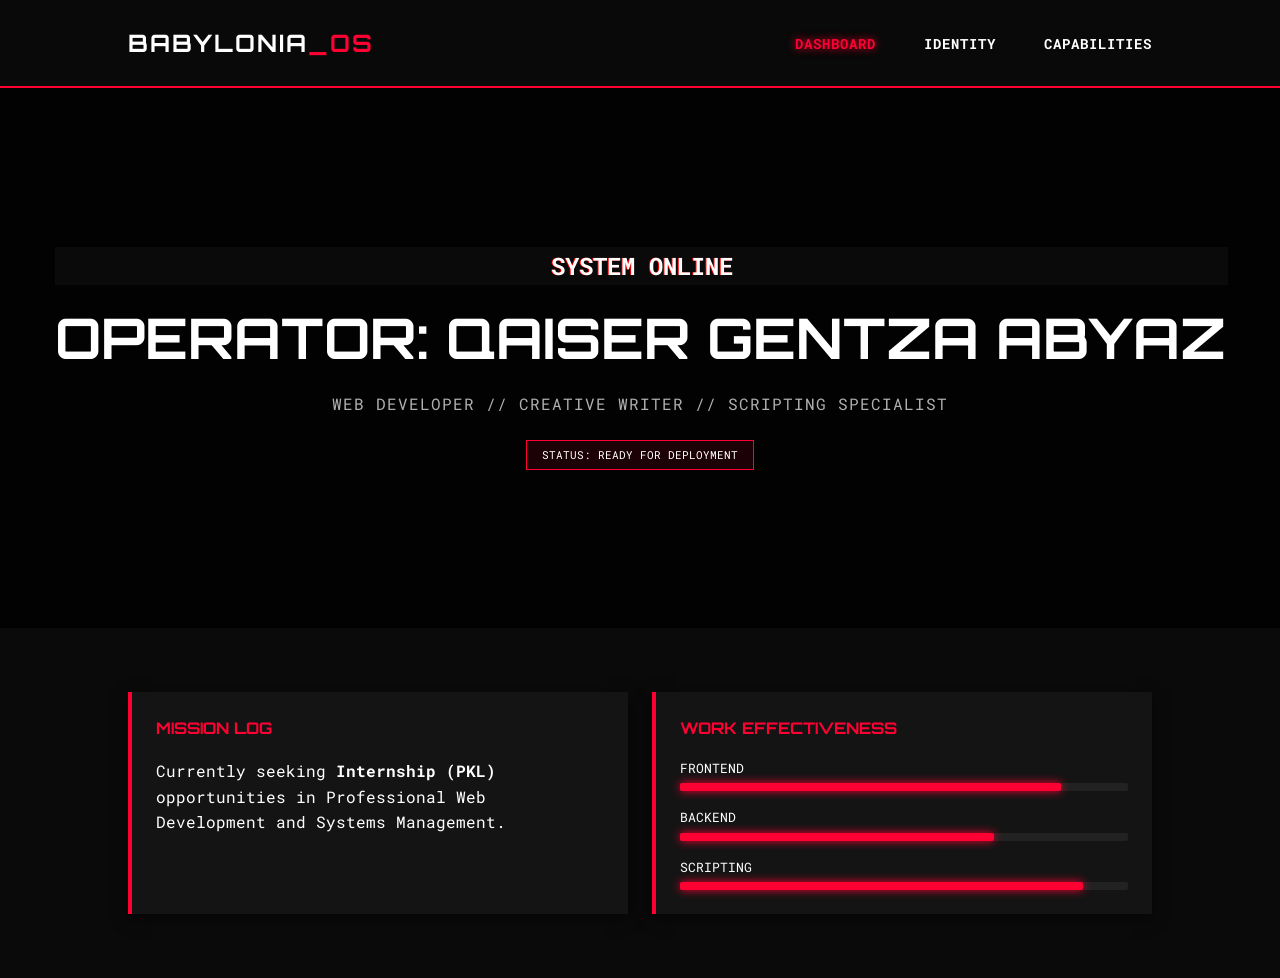
<file: index.html>
<!DOCTYPE html>
<html lang="en">
<head>
    <meta charset="UTF-8">
    <meta name="viewport" content="width=device-width, initial-scale=1.0">
    <title>Operator Profile | Command Center</title>
    <link rel="stylesheet" href="style.css">
    <link href="https://fonts.googleapis.com/css2?family=Orbitron:wght@400;700&family=Roboto+Mono:wght@300;500&display=swap" rel="stylesheet">
</head>
<body>
    <nav class="navbar">
        <div class="logo">BABYLONIA<span>_OS</span></div>
        <ul class="nav-links">
            <li><a href="index.html" class="active">DASHBOARD</a></li>
            <li><a href="about.html">IDENTITY</a></li>
            <li><a href="skills.html">CAPABILITIES</a></li>
        </ul>
    </nav>
    <header class="hero section fade-element">
        <div class="hero-content">
            <h2 class="glitch" data-text="SYSTEM ONLINE">SYSTEM ONLINE</h2>
            <h1>OPERATOR: <span class="highlight">QAISER GENTZA ABYAZ</span></h1>
            <p class="subtitle">WEB DEVELOPER // CREATIVE WRITER // SCRIPTING SPECIALIST</p>
            <div class="status-bar">
                <span class="status-label">STATUS:</span>
                <span class="status-value">READY FOR DEPLOYMENT</span>
            </div>
        </div>
    </header>

    <main class="container">
        <section class="dashboard-grid section fade-element">
            <div class="card pgr-border">
                <h3>MISSION LOG</h3>
                <p>Currently seeking <strong>Internship (PKL)</strong> opportunities in Professional Web Development and Systems Management.</p>
            </div>
            <div class="card pgr-border">
                <h3>WORK EFFECTIVENESS</h3>
                <div class="stat-row">
                    <span>FRONTEND</span>
                    <div class="bar-bg"><div class="bar-fill" style="width: 85%;"></div></div>
                </div>
                <div class="stat-row">
                    <span>BACKEND</span>
                    <div class="bar-bg"><div class="bar-fill" style="width: 70%;"></div></div>
                </div>
                <div class="stat-row">
                    <span>SCRIPTING</span>
                    <div class="bar-bg"><div class="bar-fill" style="width: 90%;"></div></div>
                </div>
            </div>
        </section>
    </main>

    <script src="script.js"></script>
</body>
</html>
</file>
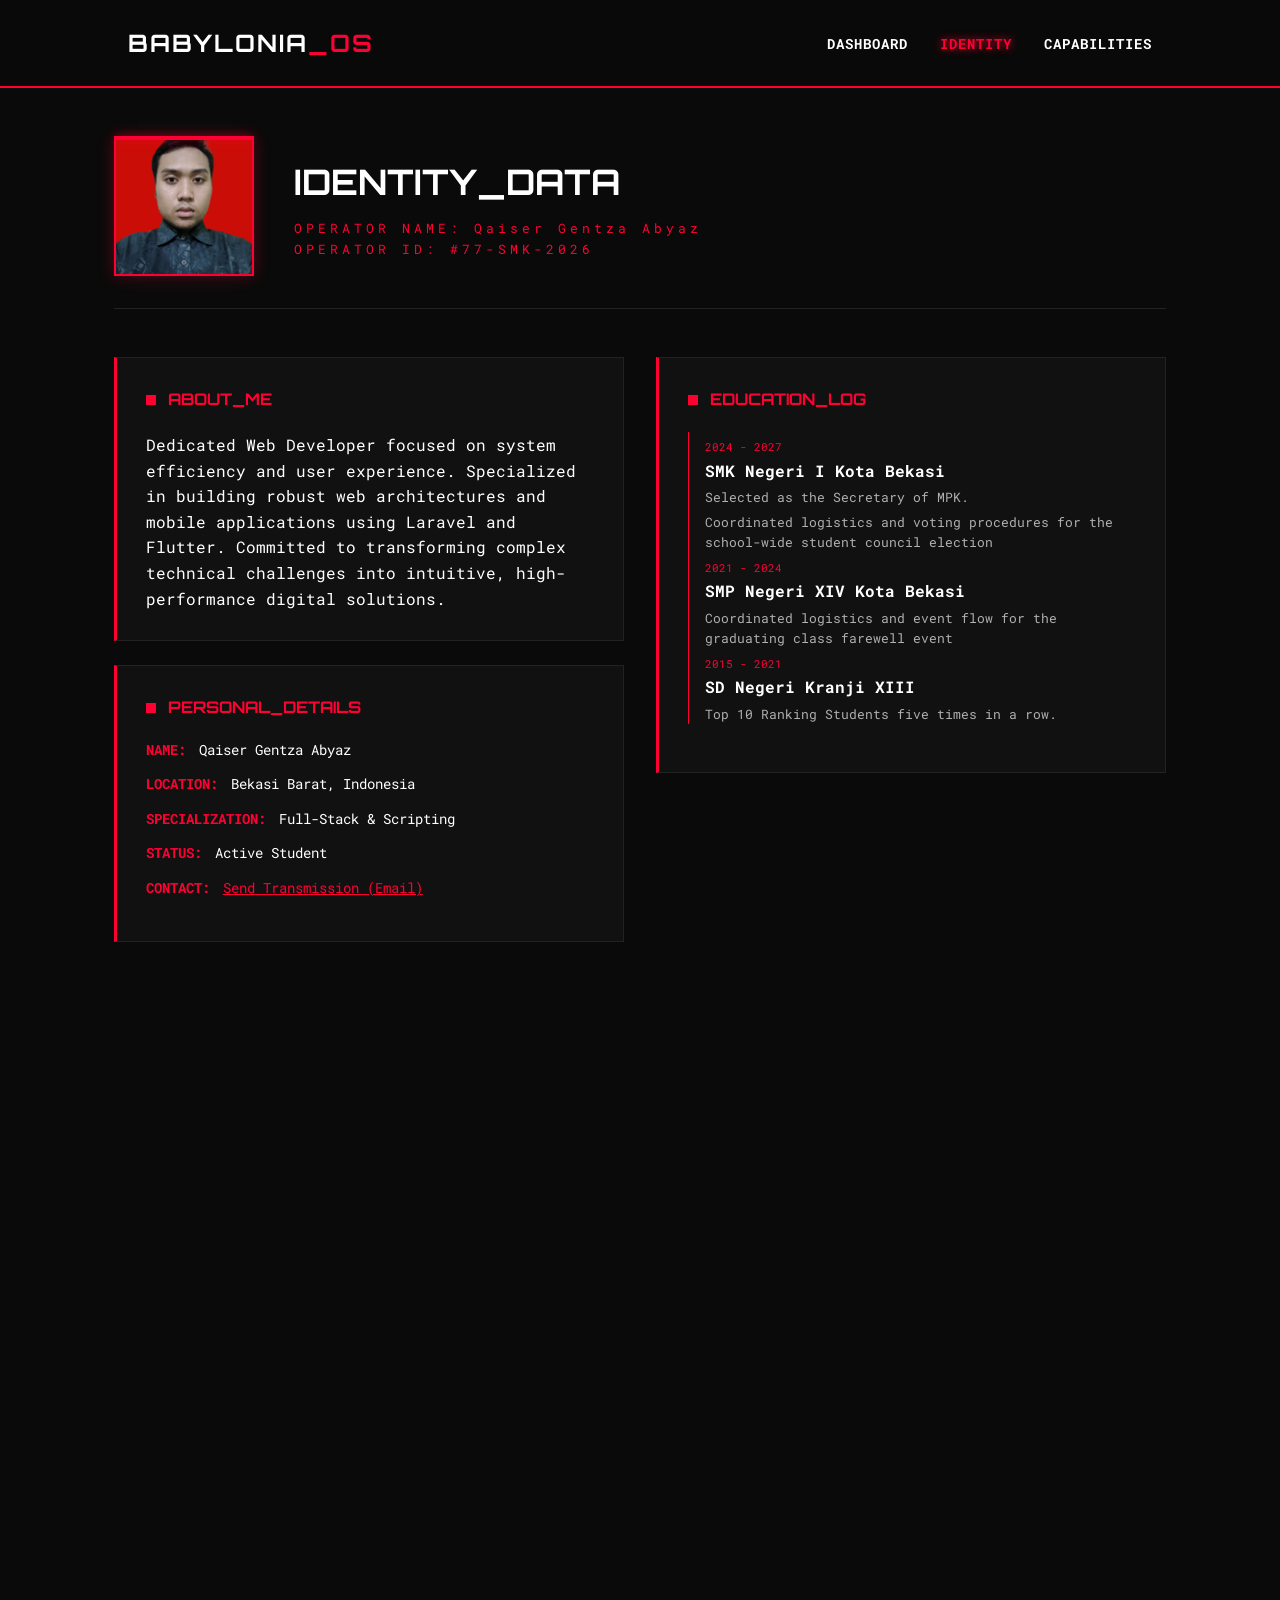
<file: about.html>
<!DOCTYPE html>
<html lang="en">
<head>
    <meta charset="UTF-8">
    <meta name="viewport" content="width=device-width, initial-scale=1.0">
    <title>Identity Profile | Operator Archives</title>
    <link rel="stylesheet" href="about-style.css">
    <link href="https://fonts.googleapis.com/css2?family=Orbitron:wght@400;700&family=Roboto+Mono:wght@300;500&display=swap" rel="stylesheet">
</head>
<body>
    <nav class="navbar">
        <div class="logo">BABYLONIA<span>_OS</span></div>
        <ul class="nav-links">
            <li><a href="index.html">DASHBOARD</a></li>
            <li><a href="about.html" class="active">IDENTITY</a></li>
            <li><a href="skills.html">CAPABILITIES</a></li>
        </ul>
    </nav>

    <div class="container">
        <!-- Identity Header -->
        <header class="identity-header section fade-element">
            <div class="profile-container">
                <div class="profile-frame">
                    <img src="images/profile.jpg" alt="Operator Portrait" class="profile-img">
                    <div class="scanner-line"></div>
                </div>
                <div class="header-text">
                    <h1 class="glitch" data-text="IDENTITY_DATA">IDENTITY_DATA</h1>
                    <p class="id-tag">OPERATOR NAME: Qaiser Gentza Abyaz</p>
                    <p class="id-tag">OPERATOR ID: #77-SMK-2026</p>
                </div>
            </div>
        </header>

        <div class="identity-grid">
            <div class="column">
                <section class="card section fade-element">
                    <h2 class="section-title"><span class="red-box"></span> ABOUT_ME</h2>
                    <p>Dedicated Web Developer focused on system efficiency and user experience. Specialized in building robust web architectures and mobile applications using Laravel and Flutter. Committed to transforming complex technical challenges into intuitive, high-performance digital solutions.</p>
                </section>

                <section class="card section fade-element">
                    <h2 class="section-title"><span class="red-box"></span> PERSONAL_DETAILS</h2>
                    <ul class="data-list">
                        <li><strong>NAME:</strong> Qaiser Gentza Abyaz</li>
                        <li><strong>LOCATION:</strong> Bekasi Barat, Indonesia</li>
                        <li><strong>SPECIALIZATION:</strong> Full-Stack & Scripting</li>
                        <li><strong>STATUS:</strong> Active Student</li>
                        <li><strong>CONTACT:</strong> <a href="mailto:qaigtz2009203@gmail.com" style="color: #ff0033;">Send Transmission (Email)</a></li>
                    </ul>
                </section>

                <section class="card section fade-element">
                    <h2 class="section-title"><span class="red-box"></span> CORE_SKILLS</h2>
                    <div class="skill-tags">
                        <span class="tag">Application Programmer with Flutter</span>
                        <span class="tag">Web Developer</span>
                        <span class="tag">Full Stack Developer</span>
                        <span class="tag">Full Professional Proficiency in English</span>
                        <span class="tag">Critical Thinking</span>
                        <span class="tag">Highly skilled in creative writing</span>
                        <span class="tag">Experience in High Level Programming such as Java</span>
                    </div>
                </section>
            </div>

            <!-- Right Column -->
            <div class="column">
                <section class="card section fade-element">
                    <h2 class="section-title"><span class="red-box"></span> EDUCATION_LOG</h2>
                    <div class="log-entry">
                        <span class="year">2024 - 2027</span>
                        <p><strong>SMK Negeri I Kota Bekasi</strong></p>
                        <p class="desc">Selected as the Secretary of MPK.</p>
                        <p class="desc">Coordinated logistics and voting procedures for the school-wide student council election</p>
                        <span class="year">2021 - 2024</span>
                        <p><strong>SMP Negeri XIV Kota Bekasi</strong></p>
                        <p class="desc">Coordinated logistics and event flow for the graduating class farewell event</p>
                        <span class="year">2015 - 2021</span>
                        <p><strong>SD Negeri Kranji XIII</strong></p>
                        <p class="desc">Top 10 Ranking Students five times in a row.</p>
                    </div>
                </section>

                <section class="card section fade-element">
                    <h2 class="section-title"><span class="red-box"></span> EXPERIENCE_HISTORY</h2>
                    <div class="log-entry">
                        <span class="year">2026</span>
                        <p><strong>Absention Management System</strong></p>
                        <p class="desc">Developed a comprehensive backend and frontend management portal for school infrastructure.</p>
                    </div>
                    <div class="log-entry">
                        <span class="year">2026</span>
                        <p><strong>Local Cafe Administration Website</strong></p>
                        <p class="desc">Developed a comprehensive Admin Web and Database management system for a local café.</p>
                    </div>
                    <div class="log-entry">
                        <span class="year">2025</span>
                        <p><strong>Github Hosting</strong></p>
                        <p class="desc">Experienced in hosting and managing web projects via GitHub Pages and version control.</p>
                    </div>
                    <div class="log-entry">
                        <span class="year">2025</span>
                        <p><strong>Flutter & Laravel Installation</strong></p>
                        <p class="desc">Streamlined development environments by performing full installations and configurations of Flutter and Laravel.</p>
                    </div>
                    <div class="log-entry">
                        <span class="year">2025</span>
                        <p><strong>Database Management</strong></p>
                        <p class="desc">Successfully integrated front-end interfaces with local databases to ensure seamless data flow.</p>
                    </div>
                    <div class="log-entry">
                        <span class="year">2026</span>
                        <p><strong>Writing Competition</strong></p>
                        <p class="desc">Selected as National Finalist in an anti-corruption writing competition hosted by the Corruption Eradication Commission (KPK).</p>
                    </div>
                </section>

                <section class="card section fade-element">
                    <h2 class="section-title"><span class="red-box"></span> AWARDS_&_ACHIEVEMENTS</h2>
                    <ul class="data-list">
                        <li>★ TOEFL and TOEIC Finalist Certificate</li>
                        <li>★ Oracle Academy Certificate</li>
                        <li>★ MURI Training Certificate</li>
                    </ul>
                </section>
            </div>
        </div>
    </div>

    <script src="about-script.js"></script>
</body>
</html>
</file>
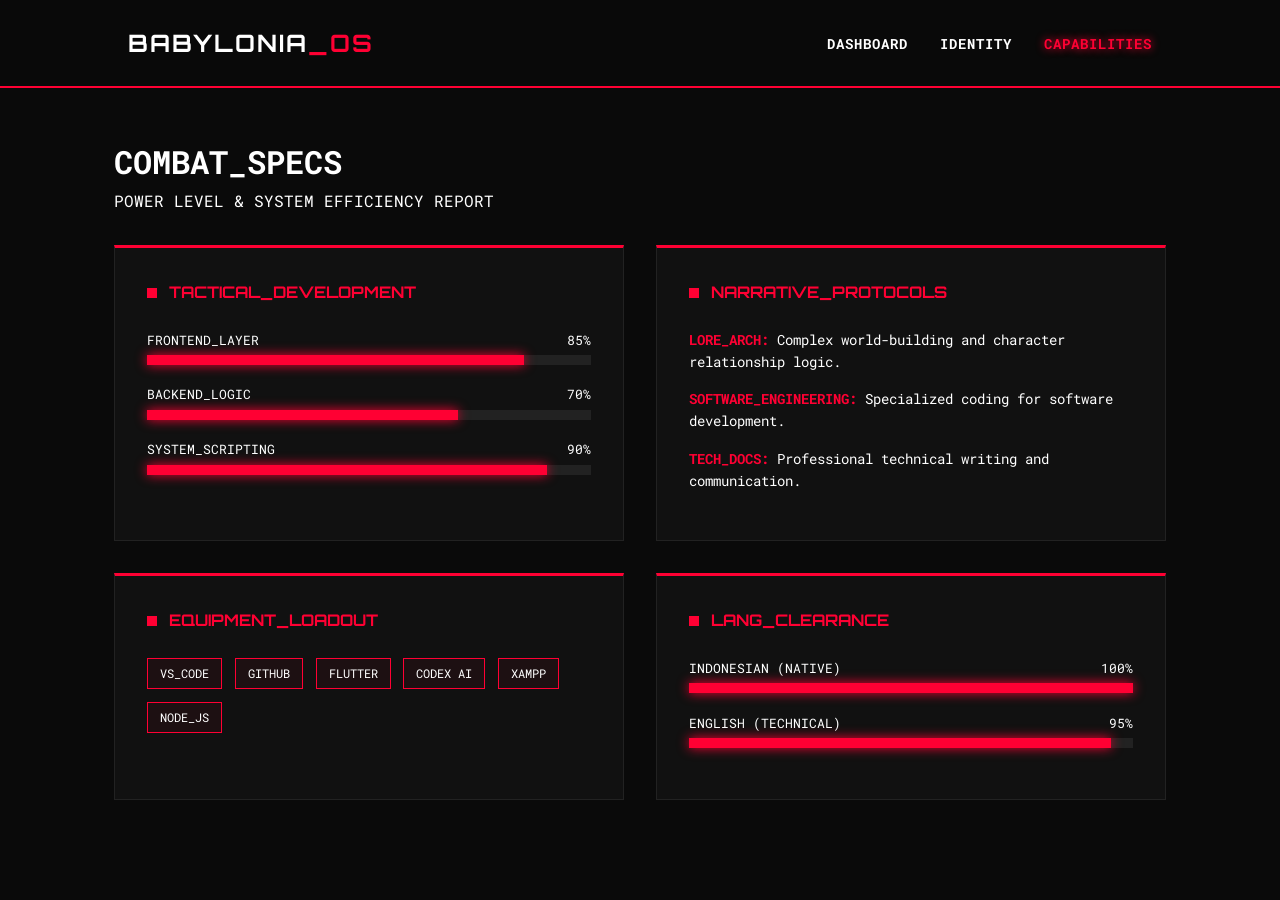
<file: skills.html>
<!DOCTYPE html>
<html lang="en">
<head>
    <meta charset="UTF-8">
    <meta name="viewport" content="width=device-width, initial-scale=1.0">
    <title>Capabilities | Combat Specifications</title>
    <link rel="stylesheet" href="skills-style.css">
    <link href="https://fonts.googleapis.com/css2?family=Orbitron:wght@400;700&family=Roboto+Mono:wght@300;500&display=swap" rel="stylesheet">
</head>
<body>

    <nav class="navbar">
        <div class="logo">BABYLONIA<span>_OS</span></div>
        <ul class="nav-links">
            <li><a href="index.html">DASHBOARD</a></li>
            <li><a href="about.html">IDENTITY</a></li>
            <li><a href="skills.html" class="active">CAPABILITIES</a></li>
        </ul>
    </nav>

    <div class="container">
        <header class="section fade-element">
            <h1 class="glitch" data-text="COMBAT_SPECS">COMBAT_SPECS</h1>
            <p class="subtitle">POWER LEVEL & SYSTEM EFFICIENCY REPORT</p>
        </header>

        <section class="skills-grid">
            <div class="card section fade-element">
                <h2 class="section-title"><span class="red-box"></span> TACTICAL_DEVELOPMENT</h2>
                <div class="stat-row">
                    <div class="stat-info"><span>FRONTEND_LAYER</span><span>85%</span></div>
                    <div class="bar-bg"><div class="bar-fill" style="width: 85%;"></div></div>
                </div>
                <div class="stat-row">
                    <div class="stat-info"><span>BACKEND_LOGIC</span><span>70%</span></div>
                    <div class="bar-bg"><div class="bar-fill" style="width: 70%;"></div></div>
                </div>
                <div class="stat-row">
                    <div class="stat-info"><span>SYSTEM_SCRIPTING</span><span>90%</span></div>
                    <div class="bar-bg"><div class="bar-fill" style="width: 90%;"></div></div>
                </div>
            </div>

            <div class="card section fade-element">
                <h2 class="section-title"><span class="red-box"></span> NARRATIVE_PROTOCOLS</h2>
                <ul class="data-list">
                    <li><strong>LORE_ARCH:</strong> Complex world-building and character relationship logic.</li>
                    <li><strong>SOFTWARE_ENGINEERING:</strong> Specialized coding for software development.</li>
                    <li><strong>TECH_DOCS:</strong> Professional technical writing and communication.</li>
                </ul>
            </div>

            <div class="card section fade-element">
                <h2 class="section-title"><span class="red-box"></span> EQUIPMENT_LOADOUT</h2>
                <div class="tool-tags">
                    <span class="tag">VS_CODE</span>
                    <span class="tag">GITHUB</span>
                    <span class="tag">FLUTTER</span>
                    <span class="tag">CODEX AI</span>
                    <span class="tag">XAMPP</span>
                    <span class="tag">NODE_JS</span>
                </div>
            </div>

            <div class="card section fade-element">
                <h2 class="section-title"><span class="red-box"></span> LANG_CLEARANCE</h2>
                <div class="stat-row">
                    <div class="stat-info"><span>INDONESIAN (NATIVE)</span><span>100%</span></div>
                    <div class="bar-bg"><div class="bar-fill" style="width: 100%;"></div></div>
                </div>
                <div class="stat-row">
                    <div class="stat-info"><span>ENGLISH (TECHNICAL)</span><span>95%</span></div>
                    <div class="bar-bg"><div class="bar-fill" style="width: 95%;"></div></div>
                </div>
            </div>
        </section>
    </div>

    <script src="skills-script.js"></script>
</body>
</html>
</file>
<file: style.css>
:root {
    --bg-dark: #0a0a0a;
    --card-bg: #141414;
    --pgr-red: #ff0033;
    --pgr-red-glow: rgba(255, 0, 51, 0.4);
    --text-gray: #b0b0b0;
    --white: #ffffff;
    --transition: all 0.3s cubic-bezier(0.4, 0, 0.2, 1);
}

* {
    margin: 0;
    padding: 0;
    box-sizing: border-box;
}

body {
    background-color: var(--bg-dark);
    color: var(--white);
    font-family: 'Roboto Mono', monospace;
    overflow-x: hidden;
    line-height: 1.6;
}

.fade-element {
    opacity: 0;
    transform: translateY(20px);
    transition: opacity 0.6s ease-out, transform 0.6s ease-out;
}

.fade-element.visible {
    opacity: 1;
    transform: translateY(0);
}

.navbar {
    display: flex;
    flex-direction: column; 
    align-items: center;
    padding: 1rem;
    background: rgba(10, 10, 10, 0.98);
    border-bottom: 2px solid var(--pgr-red);
    position: sticky;
    top: 0;
    z-index: 1000;
    gap: 1rem;
}

.logo {
    font-family: 'Orbitron', sans-serif;
    font-weight: bold;
    font-size: 1.2rem;
    letter-spacing: 2px;
}

.logo span { color: var(--pgr-red); }

.nav-links {
    display: flex;
    list-style: none;
    gap: 1rem;
    flex-wrap: wrap; 
    justify-content: center;
}

.nav-links li a {
    color: var(--white);
    text-decoration: none;
    font-size: 0.75rem;
    font-weight: bold;
    letter-spacing: 1px;
    transition: var(--transition);
}

.nav-links li a:hover, .nav-links li a.active {
    color: var(--pgr-red);
    text-shadow: 0 0 8px var(--pgr-red);
}

/* --- HERO SECTION --- */
.hero {
    min-height: 60vh;
    display: flex;
    align-items: center;
    justify-content: center;
    text-align: center;
    padding: 2rem;
    background: linear-gradient(rgba(0,0,0,0.8), rgba(0,0,0,0.8)), 
                url('https://images.unsplash.com/photo-1614850523296-d8c1af93d400?auto=format&fit=crop&q=80&w=1000'); 
    background-size: cover;
    background-position: center;
}

.hero h1 {
    font-family: 'Orbitron', sans-serif;
    font-size: 2rem; 
    margin: 0.5rem 0;
    text-transform: uppercase;
}

.subtitle {
    font-size: 0.8rem;
    color: var(--text-gray);
    letter-spacing: 1px;
    margin-bottom: 1.5rem;
}

.status-bar {
    display: inline-block;
    border: 1px solid var(--pgr-red);
    padding: 5px 15px;
    font-size: 0.7rem;
    background: rgba(255, 0, 51, 0.1);
}

.container {
    padding: 2rem 1rem;
}

.dashboard-grid {
    display: grid;
    grid-template-columns: 1fr; 
    gap: 1.5rem;
}

.card {
    background: var(--card-bg);
    padding: 1.5rem;
    border-left: 4px solid var(--pgr-red);
    position: relative;
    box-shadow: 0 4px 15px rgba(0,0,0,0.5);
}

.card h3 {
    font-family: 'Orbitron', sans-serif;
    font-size: 1rem;
    margin-bottom: 1rem;
    color: var(--pgr-red);
}

.stat-row { 
    margin-top: 1rem;
    font-size: 0.8rem;
}

.bar-bg {
    background: #222;
    height: 8px;
    margin-top: 5px;
    border-radius: 2px;
}

.bar-fill {
    background: var(--pgr-red);
    height: 100%;
    box-shadow: 0 0 10px var(--pgr-red);
    border-radius: 2px;
}

/* --- TABLET & DESKTOP OVERRIDES --- */
@media (min-width: 768px) {
    .navbar {
        flex-direction: row;
        justify-content: space-between;
        padding: 1.5rem 10%;
    }

    .nav-links li a {
        font-size: 0.9rem;
        margin-left: 2rem;
    }

    .hero h1 {
        font-size: 3.5rem;
    }

    .subtitle {
        font-size: 1rem;
    }

    .container {
        padding: 4rem 10%;
    }

    .dashboard-grid {
        grid-template-columns: 1fr 1fr; 
    }

    .logo {
        font-size: 1.5rem;
    }
}

.glitch {
    position: relative;
    color: white;
}

.glitch::before, .glitch::after {
    content: attr(data-text);
    position: absolute;
    top: 0; left: 0; width: 100%; height: 100%;
    background: var(--bg-dark);
}

.glitch::after {
    left: 2px;
    text-shadow: -1px 0 red;
    animation: glitch-anim 2s infinite linear alternate-reverse;
}

@keyframes glitch-anim {
    0% { clip: rect(10px, 9999px, 20px, 0); }
    100% { clip: rect(80px, 9999px, 90px, 0); }
}
</file>
<file: about-style.css>
:root {
    --bg-dark: #0a0a0a;
    --card-bg: #111111;
    --pgr-red: #ff0033;
    --text-gray: #b0b0b0;
    --white: #ffffff;
    --border-gray: #222;
}

* {
    margin: 0;
    padding: 0;
    box-sizing: border-box;
}

body {
    background-color: var(--bg-dark);
    color: var(--white);
    font-family: 'Roboto Mono', monospace;
    overflow-x: hidden;
    line-height: 1.6;
}

/* --- CONSISTENCY UPDATE --- */
.navbar {
    display: flex;
    flex-direction: row; 
    justify-content: space-between;
    align-items: center;
    padding: 1.5rem 10%; /* Matches Image 1 positioning */
    background: rgba(10, 10, 10, 0.98);
    border-bottom: 2px solid #ff0033; /* The exact PGR red from style.css */
    position: sticky;
    top: 0;
    z-index: 1000;
}

.logo {
    font-family: 'Orbitron', sans-serif;
    font-weight: bold;
    font-size: 1.5rem;
    letter-spacing: 2px;
}

/* Ensure the _OS part uses the exact red */
.logo span { 
    color: #ff0033; 
}

.nav-links {
    display: flex;
    list-style: none;
    margin: 0;
    padding: 0;
}

.nav-links li a {
    color: var(--white);
    text-decoration: none;
    margin-left: 2rem; /* Matches the desktop override in style.css */
    font-size: 0.9rem;
    font-weight: bold;
    letter-spacing: 1px;
    transition: all 0.3s cubic-bezier(0.4, 0, 0.2, 1);
}

/* The "Unique Red" Glow - matching style.css perfectly */
.nav-links li a:hover, 
.nav-links li a.active {
    color: #ff0033;
    text-shadow: 0 0 8px #ff0033; /* Matches the glow effect in style.css */
}

/* Mobile Fix: Ensuring it stays consistent when screen shrinks */
@media (max-width: 768px) {
    .navbar {
        flex-direction: column;
        padding: 1rem;
        gap: 1rem;
    }
    
    .nav-links {
        justify-content: center;
        width: 100%;
    }
    
    .nav-links li a {
        margin: 0 10px;
        font-size: 0.75rem;
    }
}

.container {
    max-width: 1100px;
    margin: 0 auto;
    padding: 3rem 1.5rem;
}

.identity-header {
    margin-bottom: 3rem;
    padding-bottom: 2rem;
    border-bottom: 1px solid var(--border-gray);
}

.profile-container {
    display: flex;
    align-items: center;
    gap: 2.5rem;
}

.profile-frame {
    position: relative;
    width: 140px;
    height: 140px;
    border: 2px solid var(--pgr-red);
    box-shadow: 0 0 15px rgba(255, 0, 51, 0.3);
}

.profile-img {
    width: 100%;
    height: 100%;
    object-fit: cover;
    filter: grayscale(30%) contrast(110%);
}

.scanner-line {
    position: absolute;
    top: 0;
    left: 0;
    width: 100%;
    height: 2px;
    background: var(--pgr-red);
    box-shadow: 0 0 10px var(--pgr-red);
    animation: scan 4s infinite linear;
}

@keyframes scan {
    0% { top: 0; }
    50% { top: 100%; }
    100% { top: 0; }
}

.header-text h1 {
    font-family: 'Orbitron', sans-serif;
    font-size: 2.2rem;
    margin-bottom: 0.5rem;
}

.id-tag {
    color: var(--pgr-red);
    letter-spacing: 4px;
    font-size: 0.8rem;
}

.identity-grid {
    display: grid;
    grid-template-columns: 1fr 1fr;
    gap: 2rem;
}

.card {
    background: var(--card-bg);
    padding: 1.8rem;
    margin-bottom: 1.5rem;
    border: 1px solid var(--border-gray);
    border-left: 3px solid var(--pgr-red);
}

.section-title {
    font-family: 'Orbitron', sans-serif;
    font-size: 1rem;
    color: var(--pgr-red);
    margin-bottom: 1.2rem;
    display: flex;
    align-items: center;
}

.red-box {
    width: 10px;
    height: 10px;
    background: var(--pgr-red);
    margin-right: 12px;
}

.data-list { list-style: none; }
.data-list li { margin-bottom: 0.8rem; font-size: 0.85rem; }
.data-list strong { color: var(--pgr-red); margin-right: 5px; }

.log-entry {
    margin-bottom: 1.2rem;
    padding-left: 1rem;
    border-left: 1px solid var(--pgr-red);
}

.year { font-size: 0.7rem; color: var(--pgr-red); }
.desc { color: var(--text-gray); font-size: 0.8rem; margin-top: 4px; }

.skill-tags { display: flex; flex-wrap: wrap; gap: 0.5rem; }
.tag {
    background: #1a1a1a;
    border: 1px solid var(--pgr-red);
    padding: 4px 10px;
    font-size: 0.7rem;
    color: var(--white);
}

.fade-element {
    opacity: 0;
    transform: translateY(20px);
    transition: all 0.6s ease-out;
}

.fade-element.visible {
    opacity: 1;
    transform: translateY(0);
}

@media (max-width: 768px) {
    .identity-grid { grid-template-columns: 1fr; }
    .profile-container { flex-direction: column; text-align: center; }
    .navbar { flex-direction: column; gap: 1rem; }
    .nav-links li a { margin: 0 10px; }
}
</file>
<file: skills-style.css>
/* --- PGR CAPABILITIES STYLE --- */
:root {
    --bg-dark: #0a0a0a;
    --card-bg: #111111;
    --pgr-red: #ff0033;
    --text-gray: #b0b0b0;
    --white: #ffffff;
    --border-gray: #222;
}

* {
    margin: 0;
    padding: 0;
    box-sizing: border-box;
}

body {
    background-color: var(--bg-dark);
    color: var(--white);
    font-family: 'Roboto Mono', monospace;
    overflow-x: hidden;
    line-height: 1.6;
}

/* --- CONSISTENT NAVBAR --- */
.navbar {
    display: flex;
    flex-direction: row; 
    justify-content: space-between;
    align-items: center;
    padding: 1.5rem 10%;
    background: rgba(10, 10, 10, 0.98);
    border-bottom: 2px solid var(--pgr-red);
    position: sticky;
    top: 0;
    z-index: 1000;
}

.logo {
    font-family: 'Orbitron', sans-serif;
    font-weight: bold;
    font-size: 1.5rem;
    letter-spacing: 2px;
}

.logo span { color: var(--pgr-red); }

.nav-links {
    display: flex;
    list-style: none;
}

.nav-links li a {
    color: var(--white);
    text-decoration: none;
    margin-left: 2rem;
    font-size: 0.9rem;
    font-weight: bold;
    letter-spacing: 1px;
    transition: 0.3s;
}

.nav-links li a:hover, .nav-links li a.active {
    color: var(--pgr-red);
    text-shadow: 0 0 8px var(--pgr-red);
}

/* --- CONTAINER & GRID --- */
.container {
    max-width: 1100px;
    margin: 0 auto;
    padding: 3rem 1.5rem;
}

.skills-grid {
    display: grid;
    grid-template-columns: 1fr 1fr;
    gap: 2rem;
    margin-top: 2rem;
}

@media (max-width: 768px) {
    .skills-grid { grid-template-columns: 1fr; }
    .navbar { flex-direction: column; padding: 1rem; gap: 1rem; }
    .nav-links li a { margin: 0 10px; font-size: 0.75rem; }
}

/* --- CARDS & STATS --- */
.card {
    background: var(--card-bg);
    padding: 2rem;
    border: 1px solid var(--border-gray);
    border-top: 3px solid var(--pgr-red);
    position: relative;
}

.section-title {
    font-family: 'Orbitron', sans-serif;
    font-size: 1rem;
    color: var(--pgr-red);
    margin-bottom: 1.5rem;
    display: flex;
    align-items: center;
}

.red-box {
    width: 10px;
    height: 10px;
    background: var(--pgr-red);
    margin-right: 12px;
}

.stat-row { margin-bottom: 1.2rem; }

.stat-info {
    display: flex;
    justify-content: space-between;
    font-size: 0.8rem;
    margin-bottom: 5px;
}

.bar-bg {
    background: #222;
    height: 10px;
}

.bar-fill {
    background: var(--pgr-red);
    height: 100%;
    box-shadow: 0 0 12px var(--pgr-red);
}

.tool-tags { display: flex; flex-wrap: wrap; gap: 0.8rem; }
.tag {
    border: 1px solid var(--pgr-red);
    padding: 5px 12px;
    font-size: 0.75rem;
    background: rgba(255, 0, 51, 0.05);
}

.data-list { list-style: none; }
.data-list li { margin-bottom: 1rem; font-size: 0.85rem; }
.data-list strong { color: var(--pgr-red); }

/* --- ANIMATIONS --- */
.fade-element {
    opacity: 0;
    transform: translateY(20px);
    transition: all 0.6s ease-out;
}

.fade-element.visible {
    opacity: 1;
    transform: translateY(0);
}
</file>
